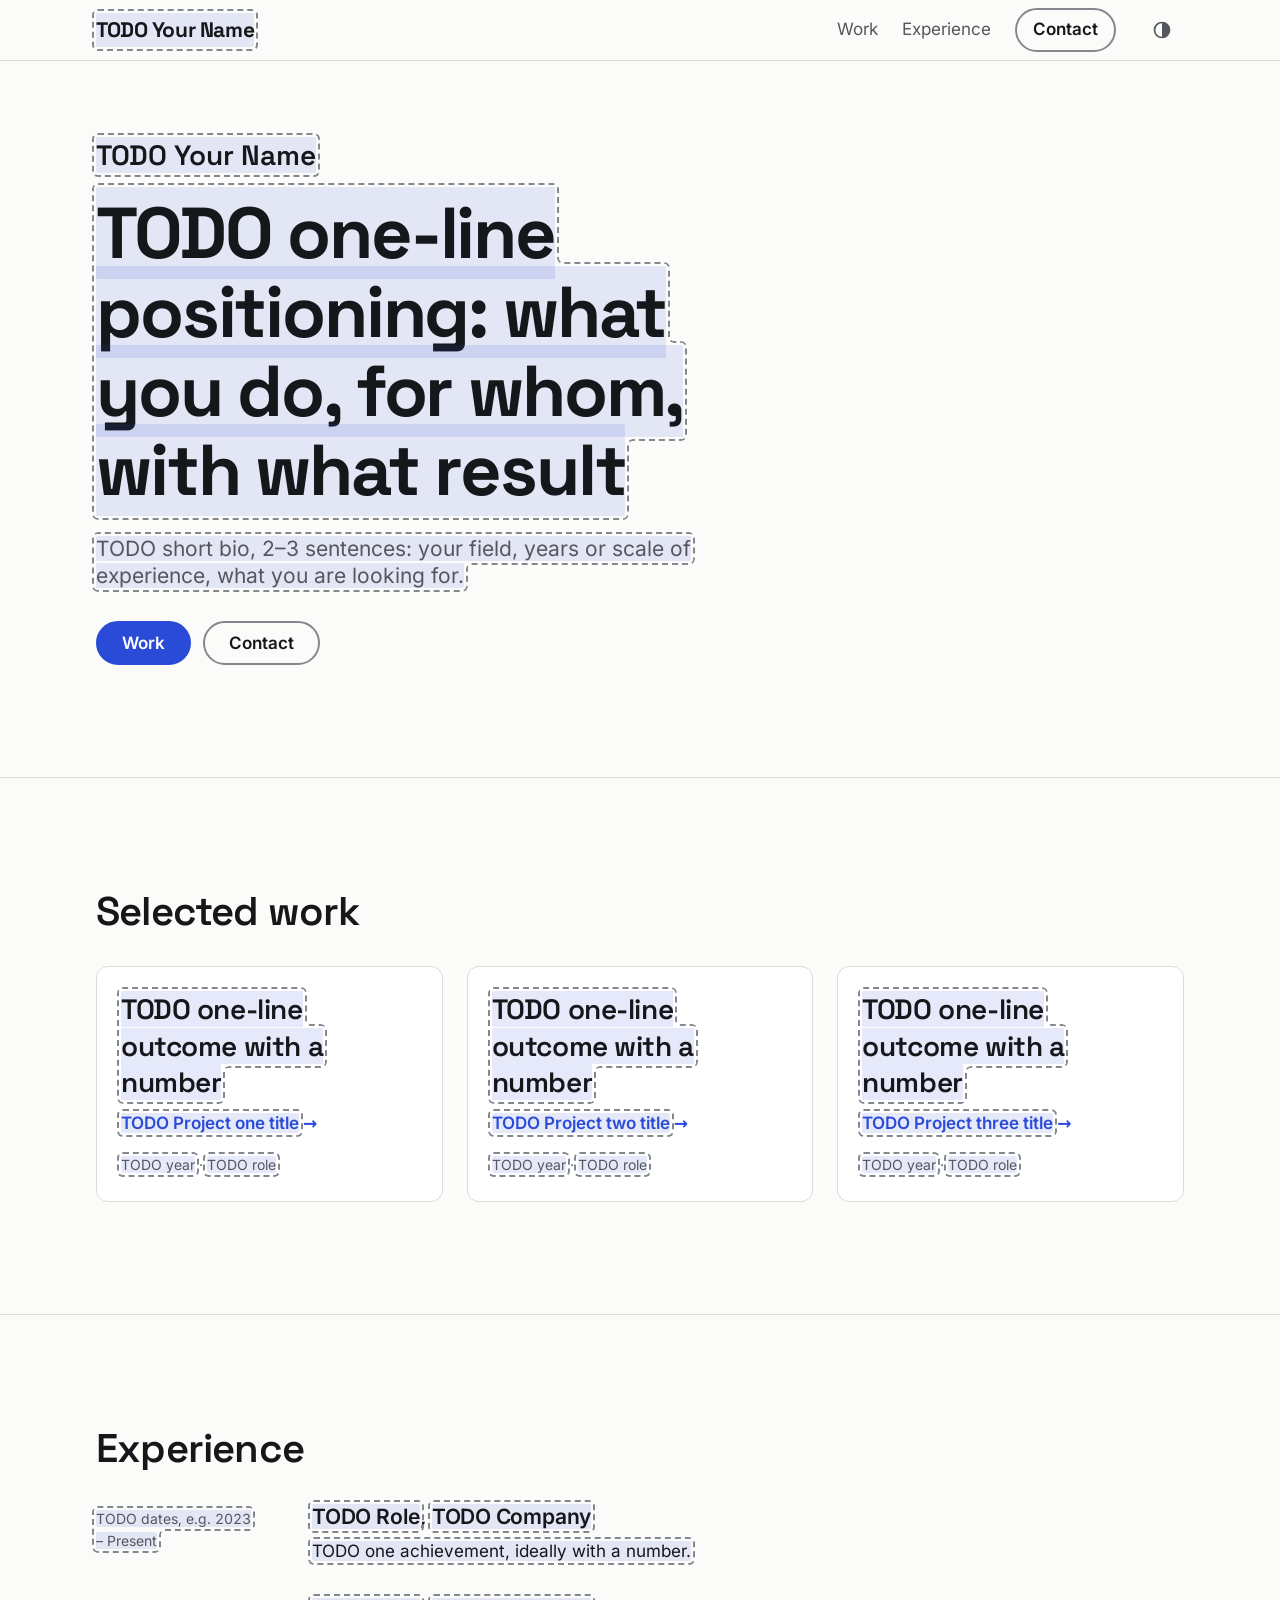
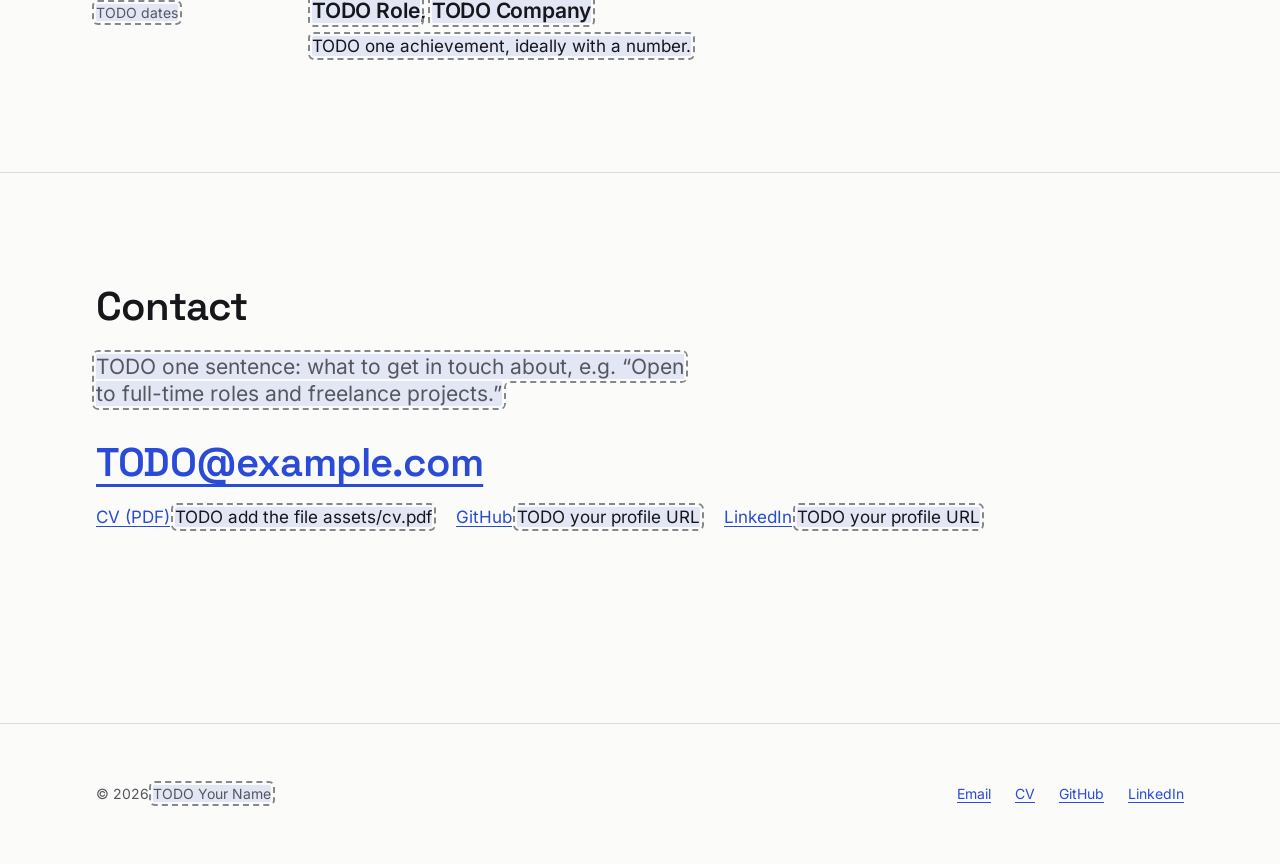
<file: index.html>
<!doctype html>
<html lang="en">
<head>
  <meta charset="utf-8">
  <meta name="viewport" content="width=device-width, initial-scale=1">
  <title>TODO Your Name — TODO one-line positioning</title>
  <meta name="description" content="TODO: one or two sentences (max ~155 characters) saying who you are, what you do and for whom. Shown in search results and link previews.">
  <meta name="color-scheme" content="light dark">
  <meta name="theme-color" content="#fbfbf9" media="(prefers-color-scheme: light)">
  <meta name="theme-color" content="#0e0f12" media="(prefers-color-scheme: dark)">
  <link rel="canonical" href="https://TODO-your-domain.example/">
  <link rel="icon" href="assets/favicon.svg" type="image/svg+xml">

  <!-- Open Graph: link previews in messengers and social networks -->
  <meta property="og:type" content="website">
  <meta property="og:site_name" content="TODO Your Name">
  <meta property="og:title" content="TODO Your Name — TODO one-line positioning">
  <meta property="og:description" content="TODO: same text as the description above.">
  <meta property="og:url" content="https://TODO-your-domain.example/">
  <meta property="og:image" content="https://TODO-your-domain.example/assets/og/home.png">
  <meta property="og:image:width" content="1200">
  <meta property="og:image:height" content="630">
  <meta property="og:image:alt" content="TODO Your Name — TODO one-line positioning">
  <meta name="twitter:card" content="summary_large_image">

  <link rel="preload" href="assets/fonts/space-grotesk-latin-wght-normal.woff2" as="font" type="font/woff2" crossorigin>
  <link rel="preload" href="assets/fonts/inter-latin-wght-normal.woff2" as="font" type="font/woff2" crossorigin>
  <link rel="stylesheet" href="css/tokens.css">
  <link rel="stylesheet" href="css/base.css">
  <link rel="stylesheet" href="css/layout.css">
  <link rel="stylesheet" href="css/components.css">
  <!-- Before first paint: mark JS as available and apply a saved theme (no flash, no layout shift).
       If main.js fails to load, onerror removes the "js" class so the nav stays visible. -->
  <script>document.documentElement.classList.add("js");try{var t=localStorage.getItem("theme");if(t==="light"||t==="dark")document.documentElement.dataset.theme=t}catch(e){}</script>
  <script src="js/main.js" defer onerror="document.documentElement.classList.remove('js')"></script>
</head>
<body>
  <a class="skip-link" href="#main">Skip to content</a>

  <header class="site-header">
    <div class="container site-header__inner">
      <a class="brand" href="index.html"><span class="todo">TODO Your Name</span></a>

      <button class="menu-btn" type="button" data-menu-toggle aria-expanded="false" aria-controls="site-nav" hidden>
        <span class="menu-btn__bars" aria-hidden="true"></span>
        Menu
      </button>

      <nav class="site-nav" id="site-nav" aria-label="Main">
        <ul>
          <li><a href="#work">Work</a></li>
          <li><a href="#experience">Experience</a></li>
          <li><a class="btn btn--secondary btn--small" href="#contact">Contact</a></li>
          <li>
            <button class="theme-toggle" type="button" data-theme-toggle aria-pressed="false" hidden>
              <svg viewBox="0 0 24 24" aria-hidden="true" focusable="false"><circle cx="12" cy="12" r="9" fill="none" stroke="currentColor" stroke-width="2"/><path d="M12 3a9 9 0 0 1 0 18z" fill="currentColor"/></svg>
              <span class="theme-toggle__label">Dark theme</span>
            </button>
          </li>
        </ul>
      </nav>
    </div>
  </header>

  <main id="main">
    <!-- 1. Hero: who is this and what do they do? -->
    <section class="hero" aria-labelledby="hero-title">
      <div class="container">
        <p class="hero__name"><span class="todo">TODO Your Name</span></p>
        <h1 id="hero-title"><span class="todo">TODO one-line positioning: what you do, for whom, with what result</span></h1>
        <p class="lead hero__bio"><span class="todo">TODO short bio, 2–3 sentences: your field, years or scale of experience, what you are looking for.</span></p>
        <div class="hero__actions">
          <a class="btn btn--primary" href="#work">Work</a>
          <a class="btn btn--secondary" href="#contact">Contact</a>
        </div>
      </div>
    </section>

    <!-- 2. Selected work: can they actually do it? Outcome first. -->
    <section class="section" id="work" aria-labelledby="work-title">
      <div class="container">
        <div class="section__head">
          <h2 id="work-title">Selected work</h2>
        </div>
        <ul class="work-grid">
          <li class="card">
            <p class="card__outcome"><span class="todo">TODO one-line outcome with a number</span></p>
            <h3 class="card__title">
              <a class="card__link" href="work/project-one.html"><span class="todo">TODO Project one title</span> <span class="card__arrow" aria-hidden="true">→</span></a>
            </h3>
            <p class="card__meta"><span class="todo">TODO year</span> · <span class="todo">TODO role</span></p>
          </li>
          <li class="card">
            <p class="card__outcome"><span class="todo">TODO one-line outcome with a number</span></p>
            <h3 class="card__title">
              <a class="card__link" href="work/project-two.html"><span class="todo">TODO Project two title</span> <span class="card__arrow" aria-hidden="true">→</span></a>
            </h3>
            <p class="card__meta"><span class="todo">TODO year</span> · <span class="todo">TODO role</span></p>
          </li>
          <li class="card">
            <p class="card__outcome"><span class="todo">TODO one-line outcome with a number</span></p>
            <h3 class="card__title">
              <a class="card__link" href="work/project-three.html"><span class="todo">TODO Project three title</span> <span class="card__arrow" aria-hidden="true">→</span></a>
            </h3>
            <p class="card__meta"><span class="todo">TODO year</span> · <span class="todo">TODO role</span></p>
          </li>
        </ul>
      </div>
    </section>

    <!-- 3. Experience: confirms the work is real. Reverse chronological. -->
    <section class="section" id="experience" aria-labelledby="experience-title">
      <div class="container">
        <div class="section__head">
          <h2 id="experience-title">Experience</h2>
        </div>
        <ol class="timeline">
          <li class="timeline__item">
            <p class="timeline__dates"><span class="todo">TODO dates, e.g. 2023 – Present</span></p>
            <div>
              <h3 class="timeline__role"><span class="todo">TODO Role</span>, <span class="todo">TODO Company</span></h3>
              <p><span class="todo">TODO one achievement, ideally with a number.</span></p>
            </div>
          </li>
          <li class="timeline__item">
            <p class="timeline__dates"><span class="todo">TODO dates</span></p>
            <div>
              <h3 class="timeline__role"><span class="todo">TODO Role</span>, <span class="todo">TODO Company</span></h3>
              <p><span class="todo">TODO one achievement, ideally with a number.</span></p>
            </div>
          </li>
        </ol>
      </div>
    </section>

    <!-- 4. Contact: how do I reach them? -->
    <section class="section" id="contact" aria-labelledby="contact-title">
      <div class="container">
        <div class="contact">
          <h2 id="contact-title">Contact</h2>
          <p class="lead"><span class="todo">TODO one sentence: what to get in touch about, e.g. “Open to full-time roles and freelance projects.”</span></p>
          <p><a class="contact__email" href="mailto:TODO@example.com">TODO@example.com</a></p>
          <ul class="link-list">
            <li><a href="assets/cv.pdf">CV (PDF)</a> <span class="todo">TODO add the file assets/cv.pdf</span></li>
            <li><a href="https://github.com/" rel="me">GitHub</a> <span class="todo">TODO your profile URL</span></li>
            <li><a href="https://www.linkedin.com/" rel="me">LinkedIn</a> <span class="todo">TODO your profile URL</span></li>
          </ul>
        </div>
      </div>
    </section>
  </main>

  <footer class="site-footer">
    <div class="container site-footer__inner">
      <p>© 2026 <span class="todo">TODO Your Name</span></p>
      <ul class="link-list">
        <li><a href="mailto:TODO@example.com">Email</a></li>
        <li><a href="assets/cv.pdf">CV</a></li>
        <li><a href="https://github.com/" rel="me">GitHub</a></li>
        <li><a href="https://www.linkedin.com/" rel="me">LinkedIn</a></li>
      </ul>
    </div>
  </footer>
</body>
</html>
</file>
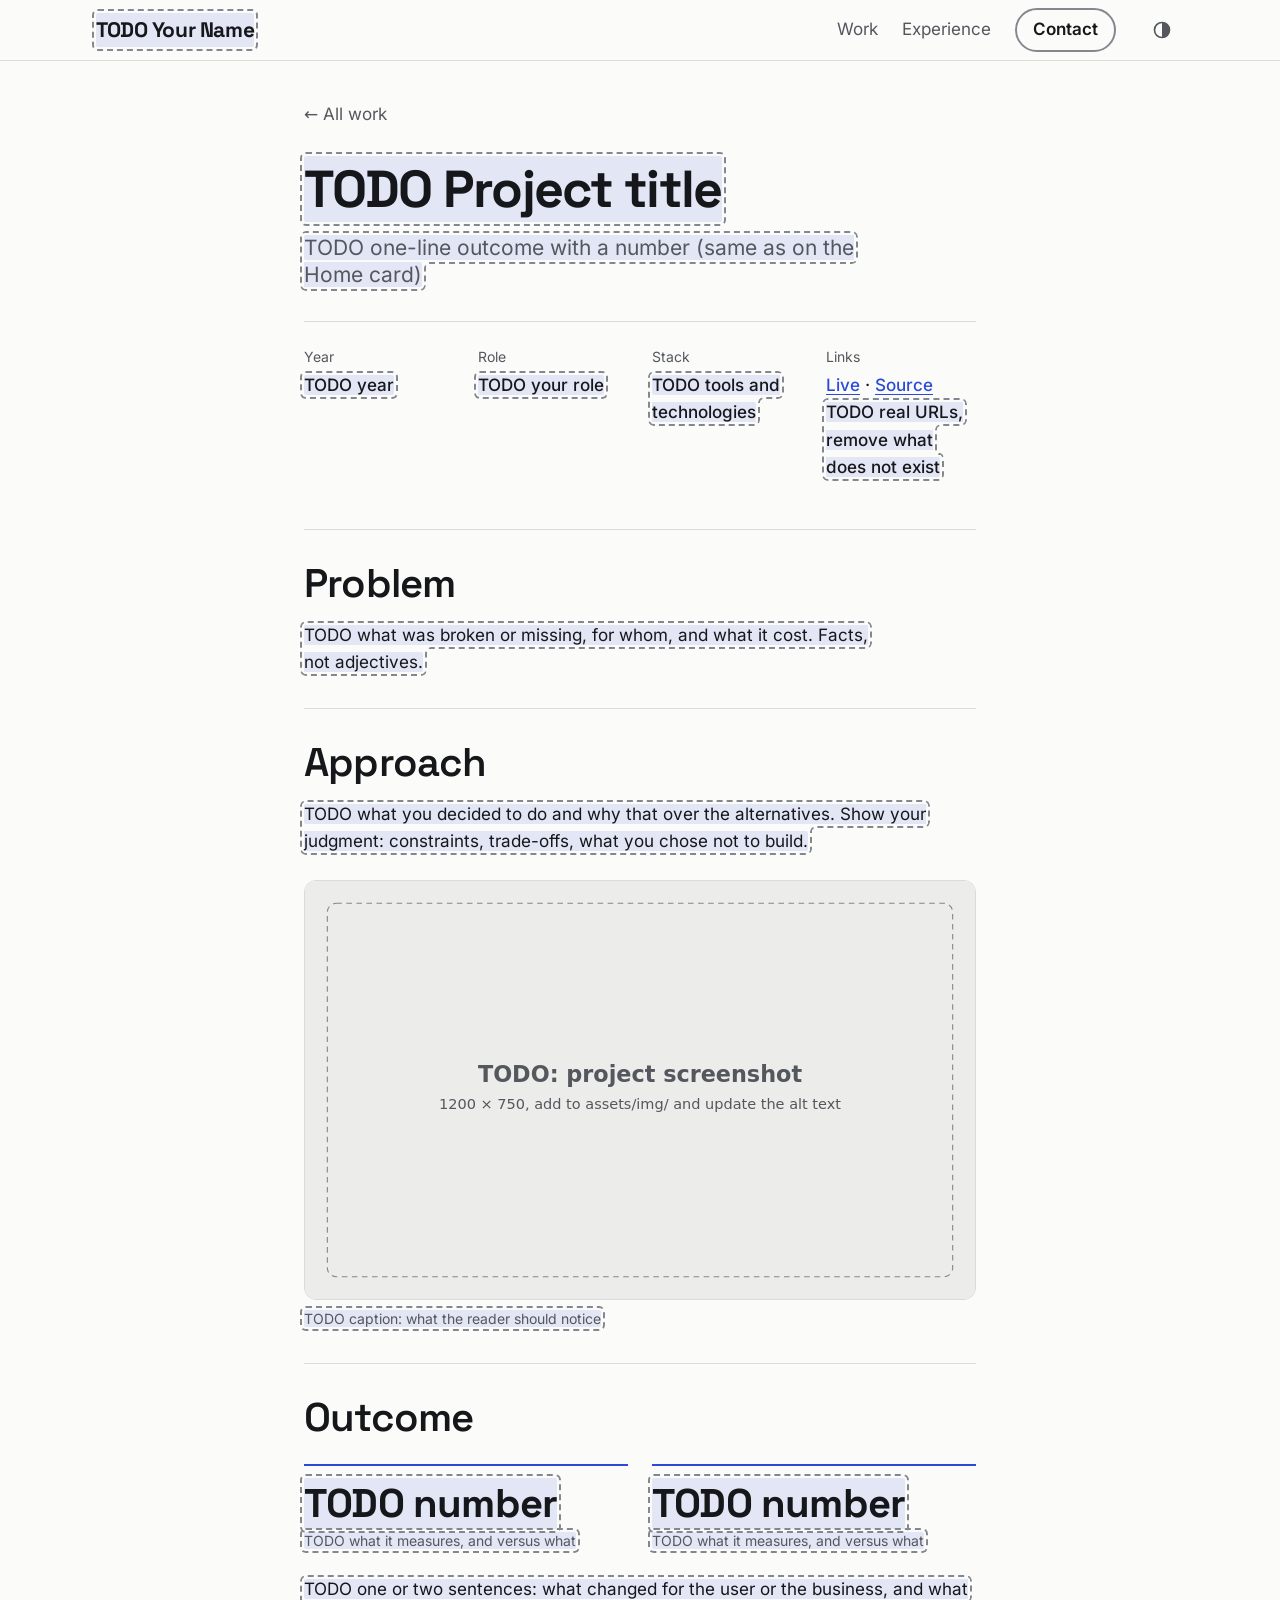
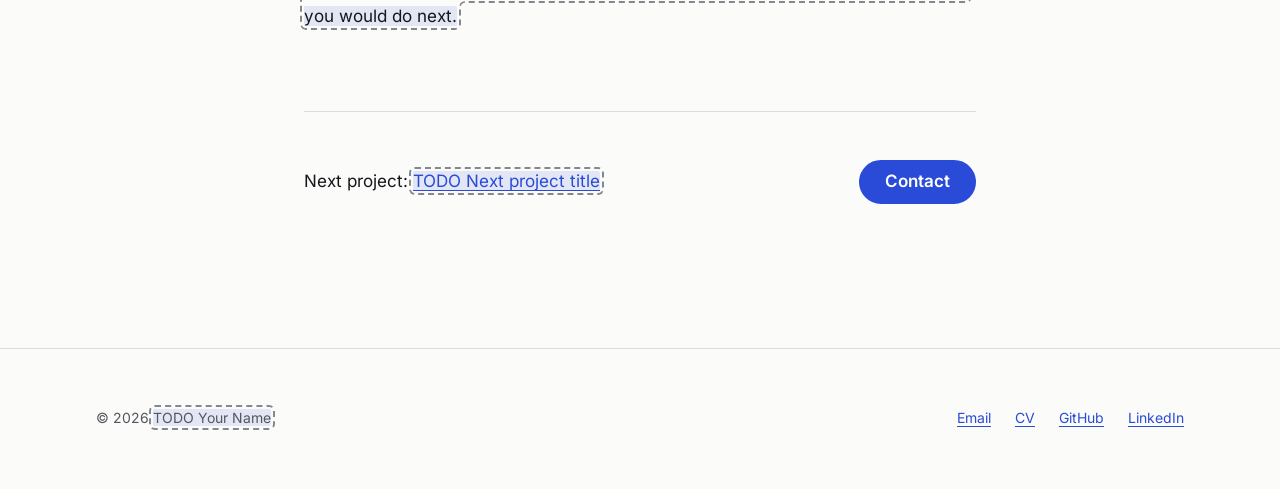
<file: work/_template.html>
<!doctype html>
<!--
  CASE STUDY TEMPLATE — copy this file to add a project.

  1. Copy to work/<slug>.html (lowercase, hyphens, e.g. work/checkout-redesign.html).
  2. Replace every "TODO-slug" with <slug> and "TODO-next-slug" with the slug of the
     project that should follow this one.
  3. Replace every TODO with a real fact. Delete what you cannot support with a fact.
  4. Delete this comment and the <meta name="robots" content="noindex"> line.
  5. Add 1200x630 PNG/JPG to assets/og/<slug>.png.
  6. Add a card for the project to the "Selected work" list in index.html.
  Full instructions: README.md → "Add a project".
-->
<html lang="en">
<head>
  <meta charset="utf-8">
  <meta name="viewport" content="width=device-width, initial-scale=1">
  <meta name="robots" content="noindex">
  <title>TODO Project title — TODO Your Name</title>
  <meta name="description" content="TODO: one or two sentences (max ~155 characters): the problem, your role and the measurable outcome.">
  <meta name="color-scheme" content="light dark">
  <meta name="theme-color" content="#fbfbf9" media="(prefers-color-scheme: light)">
  <meta name="theme-color" content="#0e0f12" media="(prefers-color-scheme: dark)">
  <link rel="canonical" href="https://TODO-your-domain.example/work/TODO-slug.html">
  <link rel="icon" href="../assets/favicon.svg" type="image/svg+xml">

  <!-- Open Graph: link previews in messengers and social networks -->
  <meta property="og:type" content="article">
  <meta property="og:site_name" content="TODO Your Name">
  <meta property="og:title" content="TODO Project title — TODO Your Name">
  <meta property="og:description" content="TODO: same text as the description above.">
  <meta property="og:url" content="https://TODO-your-domain.example/work/TODO-slug.html">
  <meta property="og:image" content="https://TODO-your-domain.example/assets/og/TODO-slug.png">
  <meta property="og:image:width" content="1200">
  <meta property="og:image:height" content="630">
  <meta property="og:image:alt" content="TODO Project title — TODO Your Name">
  <meta name="twitter:card" content="summary_large_image">

  <link rel="preload" href="../assets/fonts/space-grotesk-latin-wght-normal.woff2" as="font" type="font/woff2" crossorigin>
  <link rel="preload" href="../assets/fonts/inter-latin-wght-normal.woff2" as="font" type="font/woff2" crossorigin>
  <link rel="stylesheet" href="../css/tokens.css">
  <link rel="stylesheet" href="../css/base.css">
  <link rel="stylesheet" href="../css/layout.css">
  <link rel="stylesheet" href="../css/components.css">
  <!-- Before first paint: mark JS as available and apply a saved theme (no flash, no layout shift).
       If main.js fails to load, onerror removes the "js" class so the nav stays visible. -->
  <script>document.documentElement.classList.add("js");try{var t=localStorage.getItem("theme");if(t==="light"||t==="dark")document.documentElement.dataset.theme=t}catch(e){}</script>
  <script src="../js/main.js" defer onerror="document.documentElement.classList.remove('js')"></script>
</head>
<body>
  <a class="skip-link" href="#main">Skip to content</a>

  <header class="site-header">
    <div class="container site-header__inner">
      <a class="brand" href="../index.html"><span class="todo">TODO Your Name</span></a>

      <button class="menu-btn" type="button" data-menu-toggle aria-expanded="false" aria-controls="site-nav" hidden>
        <span class="menu-btn__bars" aria-hidden="true"></span>
        Menu
      </button>

      <nav class="site-nav" id="site-nav" aria-label="Main">
        <ul>
          <li><a href="../index.html#work">Work</a></li>
          <li><a href="../index.html#experience">Experience</a></li>
          <li><a class="btn btn--secondary btn--small" href="../index.html#contact">Contact</a></li>
          <li>
            <button class="theme-toggle" type="button" data-theme-toggle aria-pressed="false" hidden>
              <svg viewBox="0 0 24 24" aria-hidden="true" focusable="false"><circle cx="12" cy="12" r="9" fill="none" stroke="currentColor" stroke-width="2"/><path d="M12 3a9 9 0 0 1 0 18z" fill="currentColor"/></svg>
              <span class="theme-toggle__label">Dark theme</span>
            </button>
          </li>
        </ul>
      </nav>
    </div>
  </header>

  <main id="main">
    <article class="case container container--prose">
      <a class="back-link" href="../index.html#work"><span aria-hidden="true">←&nbsp;</span>All work</a>

      <header class="case__header">
        <h1><span class="todo">TODO Project title</span></h1>
        <p class="lead"><span class="todo">TODO one-line outcome with a number (same as on the Home card)</span></p>
        <dl class="meta">
          <div>
            <dt>Year</dt>
            <dd><span class="todo">TODO year</span></dd>
          </div>
          <div>
            <dt>Role</dt>
            <dd><span class="todo">TODO your role</span></dd>
          </div>
          <div>
            <dt>Stack</dt>
            <dd><span class="todo">TODO tools and technologies</span></dd>
          </div>
          <div>
            <dt>Links</dt>
            <dd><a href="https://example.com/">Live</a> · <a href="https://github.com/">Source</a> <span class="todo">TODO real URLs, remove what does not exist</span></dd>
          </div>
        </dl>
      </header>

      <!-- Problem → Approach → Outcome: keep this order. -->
      <section class="case__section" aria-labelledby="problem-title">
        <h2 id="problem-title">Problem</h2>
        <div class="prose">
          <p><span class="todo">TODO what was broken or missing, for whom, and what it cost. Facts, not adjectives.</span></p>
        </div>
      </section>

      <section class="case__section" aria-labelledby="approach-title">
        <h2 id="approach-title">Approach</h2>
        <div class="prose">
          <p><span class="todo">TODO what you decided to do and why that over the alternatives. Show your judgment: constraints, trade-offs, what you chose not to build.</span></p>
        </div>
        <figure class="figure">
          <!-- Replace with a real screenshot. Keep width/height (prevents layout shift) and lazy loading.
               Prefer AVIF/WebP with a fallback:
               <picture>
                 <source srcset="../assets/img/TODO.avif" type="image/avif">
                 <source srcset="../assets/img/TODO.webp" type="image/webp">
                 <img src="../assets/img/TODO.jpg" width="1200" height="750" loading="lazy" decoding="async" alt="…">
               </picture> -->
          <img src="../assets/img/placeholder.svg" width="1200" height="750" loading="lazy" decoding="async" alt="TODO describe what the screenshot shows">
          <figcaption><span class="todo">TODO caption: what the reader should notice</span></figcaption>
        </figure>
      </section>

      <section class="case__section" aria-labelledby="outcome-title">
        <h2 id="outcome-title">Outcome</h2>
        <ul class="metrics">
          <li><strong><span class="todo">TODO number</span></strong><span><span class="todo">TODO what it measures, and versus what</span></span></li>
          <li><strong><span class="todo">TODO number</span></strong><span><span class="todo">TODO what it measures, and versus what</span></span></li>
        </ul>
        <div class="prose">
          <p><span class="todo">TODO one or two sentences: what changed for the user or the business, and what you would do next.</span></p>
        </div>
      </section>

      <nav class="case__next" aria-label="Next steps">
        <p>Next project: <a href="TODO-next-slug.html"><span class="todo">TODO Next project title</span></a></p>
        <a class="btn btn--primary" href="../index.html#contact">Contact</a>
      </nav>
    </article>
  </main>

  <footer class="site-footer">
    <div class="container site-footer__inner">
      <p>© 2026 <span class="todo">TODO Your Name</span></p>
      <ul class="link-list">
        <li><a href="mailto:TODO@example.com">Email</a></li>
        <li><a href="../assets/cv.pdf">CV</a></li>
        <li><a href="https://github.com/" rel="me">GitHub</a></li>
        <li><a href="https://www.linkedin.com/" rel="me">LinkedIn</a></li>
      </ul>
    </div>
  </footer>
</body>
</html>
</file>
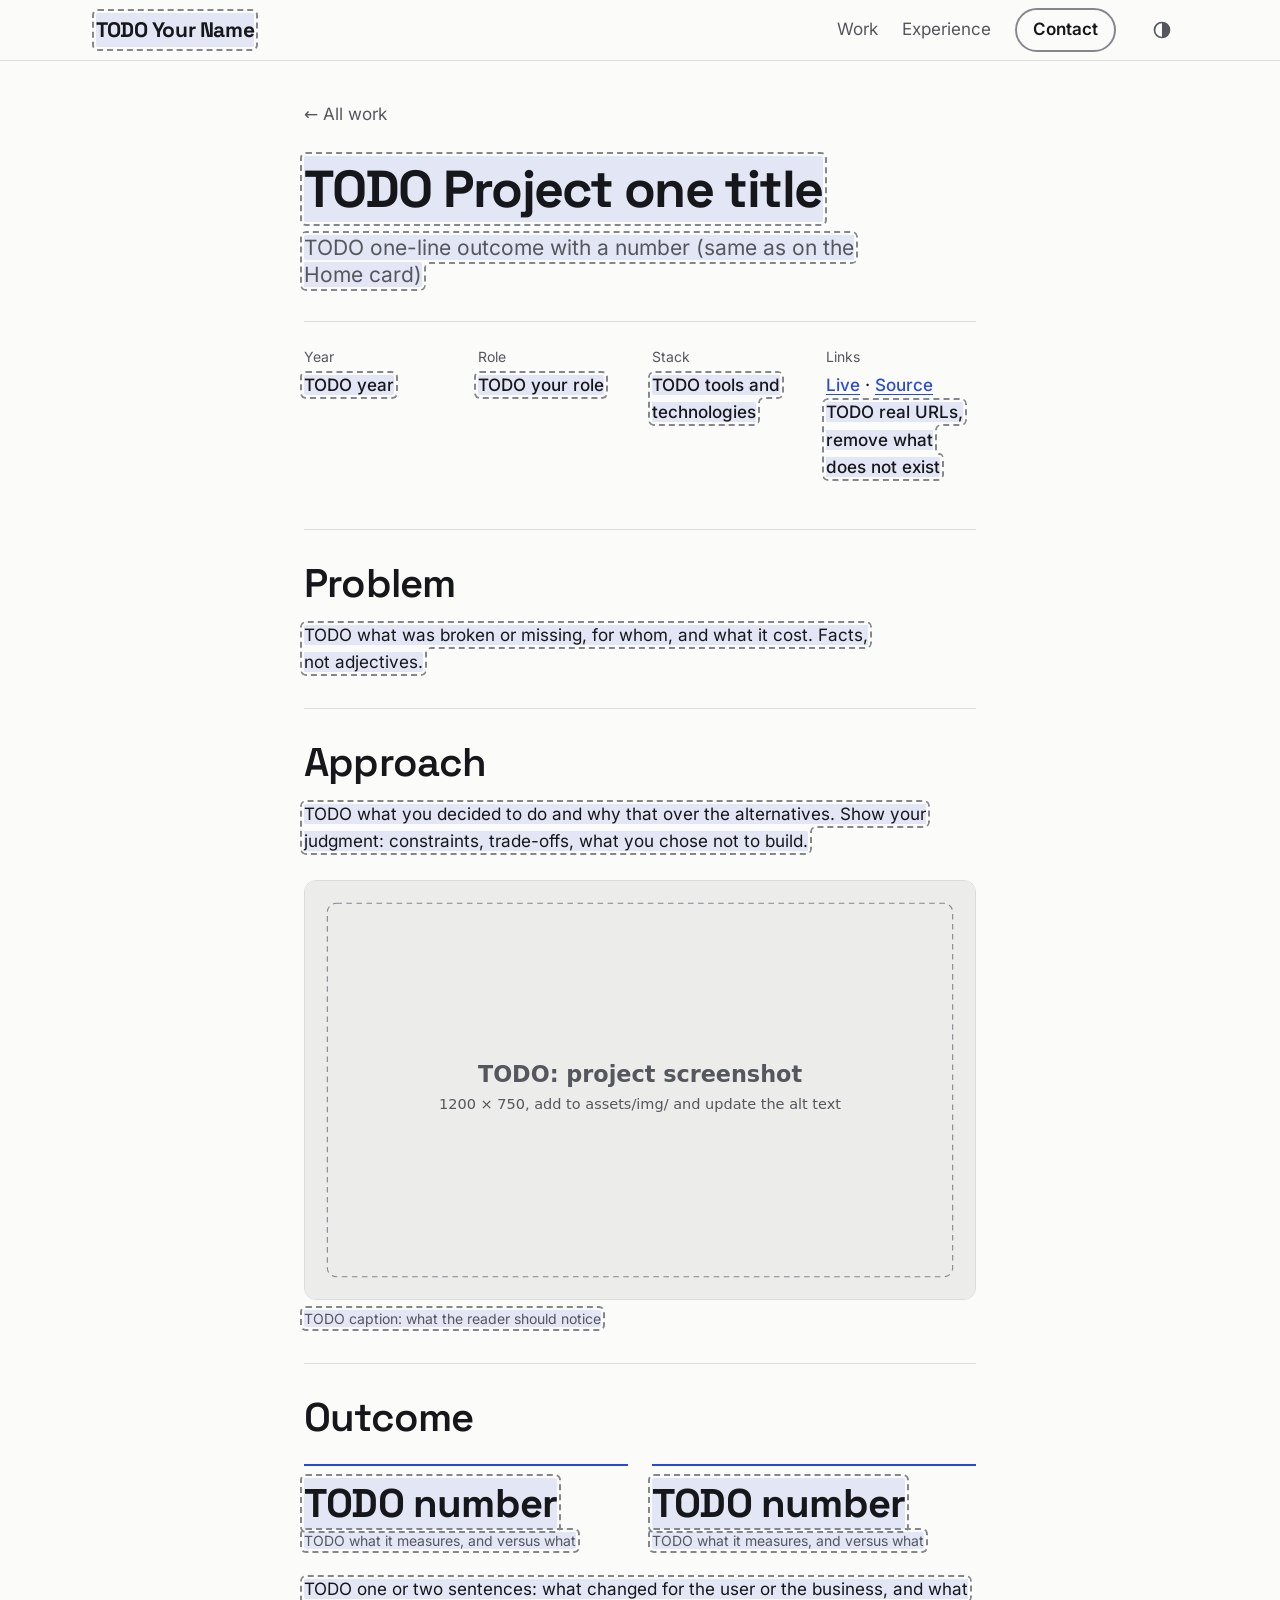
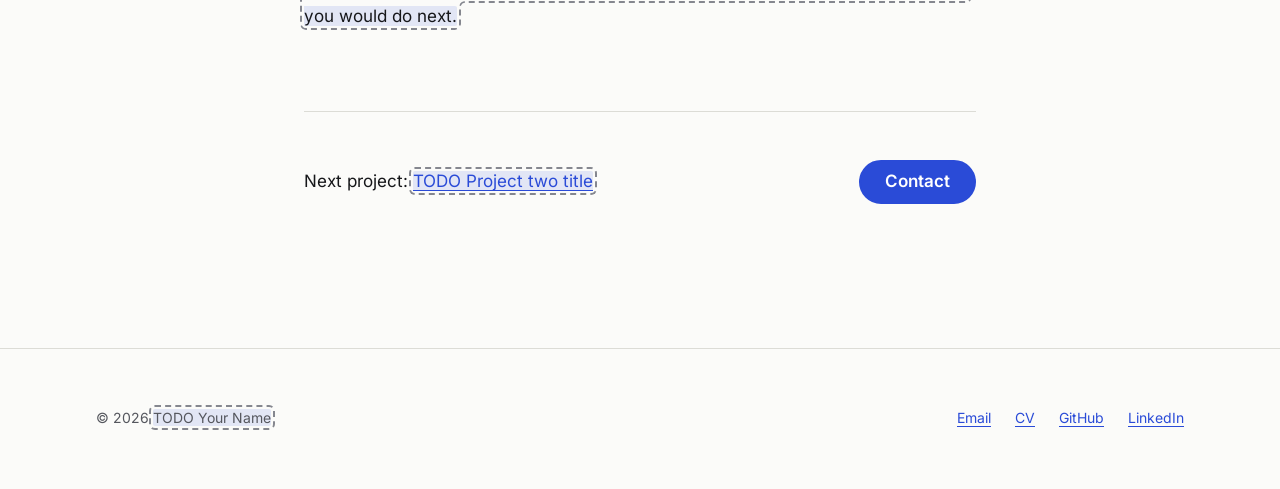
<file: work/project-one.html>
<!doctype html>
<html lang="en">
<head>
  <meta charset="utf-8">
  <meta name="viewport" content="width=device-width, initial-scale=1">
  <title>TODO Project one title — TODO Your Name</title>
  <meta name="description" content="TODO Project one: one or two sentences (max ~155 characters): the problem, your role and the measurable outcome.">
  <meta name="color-scheme" content="light dark">
  <meta name="theme-color" content="#fbfbf9" media="(prefers-color-scheme: light)">
  <meta name="theme-color" content="#0e0f12" media="(prefers-color-scheme: dark)">
  <link rel="canonical" href="https://TODO-your-domain.example/work/project-one.html">
  <link rel="icon" href="../assets/favicon.svg" type="image/svg+xml">

  <!-- Open Graph: link previews in messengers and social networks -->
  <meta property="og:type" content="article">
  <meta property="og:site_name" content="TODO Your Name">
  <meta property="og:title" content="TODO Project one title — TODO Your Name">
  <meta property="og:description" content="TODO Project one: same text as the description above.">
  <meta property="og:url" content="https://TODO-your-domain.example/work/project-one.html">
  <meta property="og:image" content="https://TODO-your-domain.example/assets/og/project-one.png">
  <meta property="og:image:width" content="1200">
  <meta property="og:image:height" content="630">
  <meta property="og:image:alt" content="TODO Project one title — TODO Your Name">
  <meta name="twitter:card" content="summary_large_image">

  <link rel="preload" href="../assets/fonts/space-grotesk-latin-wght-normal.woff2" as="font" type="font/woff2" crossorigin>
  <link rel="preload" href="../assets/fonts/inter-latin-wght-normal.woff2" as="font" type="font/woff2" crossorigin>
  <link rel="stylesheet" href="../css/tokens.css">
  <link rel="stylesheet" href="../css/base.css">
  <link rel="stylesheet" href="../css/layout.css">
  <link rel="stylesheet" href="../css/components.css">
  <!-- Before first paint: mark JS as available and apply a saved theme (no flash, no layout shift).
       If main.js fails to load, onerror removes the "js" class so the nav stays visible. -->
  <script>document.documentElement.classList.add("js");try{var t=localStorage.getItem("theme");if(t==="light"||t==="dark")document.documentElement.dataset.theme=t}catch(e){}</script>
  <script src="../js/main.js" defer onerror="document.documentElement.classList.remove('js')"></script>
</head>
<body>
  <a class="skip-link" href="#main">Skip to content</a>

  <header class="site-header">
    <div class="container site-header__inner">
      <a class="brand" href="../index.html"><span class="todo">TODO Your Name</span></a>

      <button class="menu-btn" type="button" data-menu-toggle aria-expanded="false" aria-controls="site-nav" hidden>
        <span class="menu-btn__bars" aria-hidden="true"></span>
        Menu
      </button>

      <nav class="site-nav" id="site-nav" aria-label="Main">
        <ul>
          <li><a href="../index.html#work">Work</a></li>
          <li><a href="../index.html#experience">Experience</a></li>
          <li><a class="btn btn--secondary btn--small" href="../index.html#contact">Contact</a></li>
          <li>
            <button class="theme-toggle" type="button" data-theme-toggle aria-pressed="false" hidden>
              <svg viewBox="0 0 24 24" aria-hidden="true" focusable="false"><circle cx="12" cy="12" r="9" fill="none" stroke="currentColor" stroke-width="2"/><path d="M12 3a9 9 0 0 1 0 18z" fill="currentColor"/></svg>
              <span class="theme-toggle__label">Dark theme</span>
            </button>
          </li>
        </ul>
      </nav>
    </div>
  </header>

  <main id="main">
    <article class="case container container--prose">
      <a class="back-link" href="../index.html#work"><span aria-hidden="true">←&nbsp;</span>All work</a>

      <header class="case__header">
        <h1><span class="todo">TODO Project one title</span></h1>
        <p class="lead"><span class="todo">TODO one-line outcome with a number (same as on the Home card)</span></p>
        <dl class="meta">
          <div>
            <dt>Year</dt>
            <dd><span class="todo">TODO year</span></dd>
          </div>
          <div>
            <dt>Role</dt>
            <dd><span class="todo">TODO your role</span></dd>
          </div>
          <div>
            <dt>Stack</dt>
            <dd><span class="todo">TODO tools and technologies</span></dd>
          </div>
          <div>
            <dt>Links</dt>
            <dd><a href="https://example.com/">Live</a> · <a href="https://github.com/">Source</a> <span class="todo">TODO real URLs, remove what does not exist</span></dd>
          </div>
        </dl>
      </header>

      <!-- Problem → Approach → Outcome: keep this order. -->
      <section class="case__section" aria-labelledby="problem-title">
        <h2 id="problem-title">Problem</h2>
        <div class="prose">
          <p><span class="todo">TODO what was broken or missing, for whom, and what it cost. Facts, not adjectives.</span></p>
        </div>
      </section>

      <section class="case__section" aria-labelledby="approach-title">
        <h2 id="approach-title">Approach</h2>
        <div class="prose">
          <p><span class="todo">TODO what you decided to do and why that over the alternatives. Show your judgment: constraints, trade-offs, what you chose not to build.</span></p>
        </div>
        <figure class="figure">
          <!-- Replace with a real screenshot. Keep width/height (prevents layout shift) and lazy loading.
               Prefer AVIF/WebP with a fallback:
               <picture>
                 <source srcset="../assets/img/TODO.avif" type="image/avif">
                 <source srcset="../assets/img/TODO.webp" type="image/webp">
                 <img src="../assets/img/TODO.jpg" width="1200" height="750" loading="lazy" decoding="async" alt="…">
               </picture> -->
          <img src="../assets/img/placeholder.svg" width="1200" height="750" loading="lazy" decoding="async" alt="TODO describe what the screenshot shows">
          <figcaption><span class="todo">TODO caption: what the reader should notice</span></figcaption>
        </figure>
      </section>

      <section class="case__section" aria-labelledby="outcome-title">
        <h2 id="outcome-title">Outcome</h2>
        <ul class="metrics">
          <li><strong><span class="todo">TODO number</span></strong><span><span class="todo">TODO what it measures, and versus what</span></span></li>
          <li><strong><span class="todo">TODO number</span></strong><span><span class="todo">TODO what it measures, and versus what</span></span></li>
        </ul>
        <div class="prose">
          <p><span class="todo">TODO one or two sentences: what changed for the user or the business, and what you would do next.</span></p>
        </div>
      </section>

      <nav class="case__next" aria-label="Next steps">
        <p>Next project: <a href="project-two.html"><span class="todo">TODO Project two title</span></a></p>
        <a class="btn btn--primary" href="../index.html#contact">Contact</a>
      </nav>
    </article>
  </main>

  <footer class="site-footer">
    <div class="container site-footer__inner">
      <p>© 2026 <span class="todo">TODO Your Name</span></p>
      <ul class="link-list">
        <li><a href="mailto:TODO@example.com">Email</a></li>
        <li><a href="../assets/cv.pdf">CV</a></li>
        <li><a href="https://github.com/" rel="me">GitHub</a></li>
        <li><a href="https://www.linkedin.com/" rel="me">LinkedIn</a></li>
      </ul>
    </div>
  </footer>
</body>
</html>
</file>
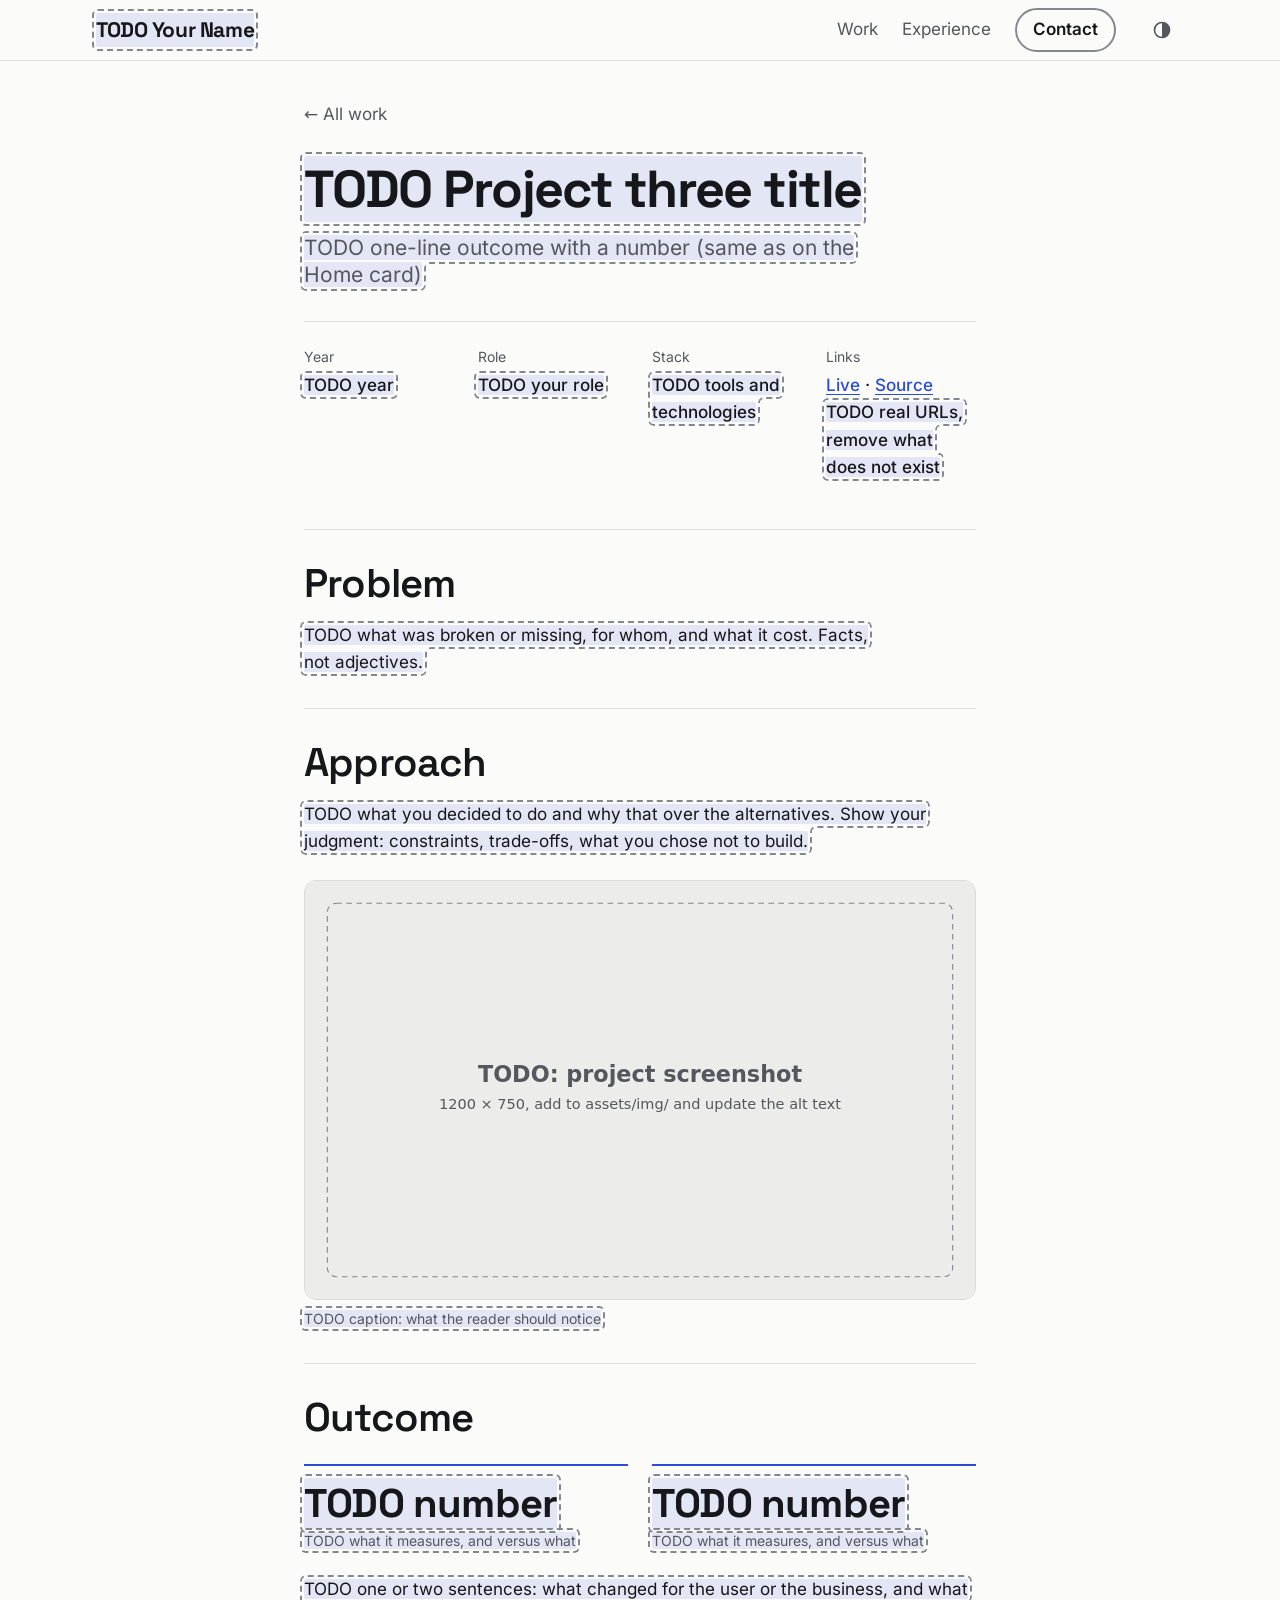
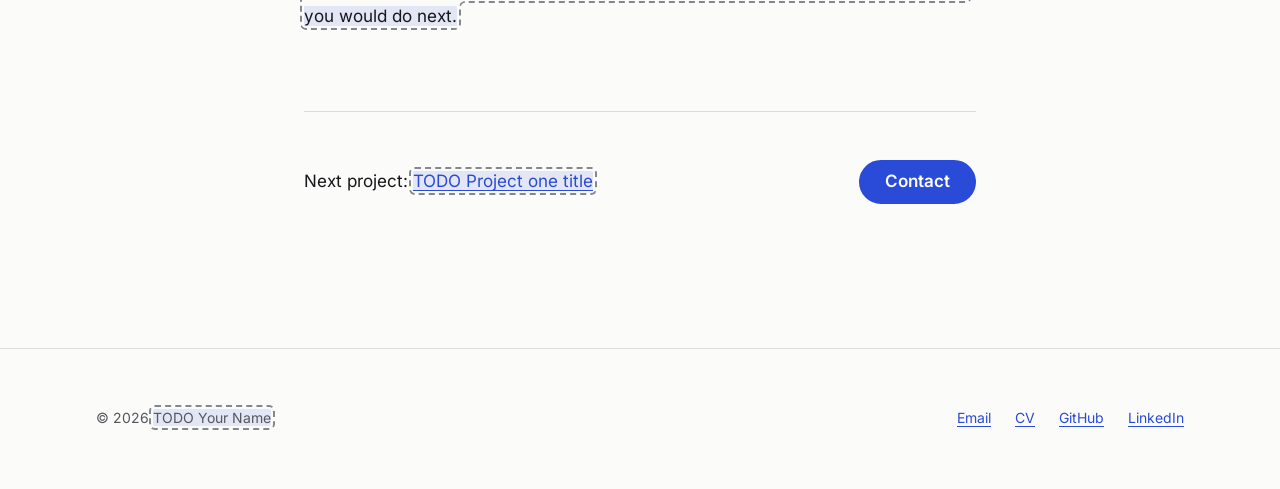
<file: work/project-three.html>
<!doctype html>
<html lang="en">
<head>
  <meta charset="utf-8">
  <meta name="viewport" content="width=device-width, initial-scale=1">
  <title>TODO Project three title — TODO Your Name</title>
  <meta name="description" content="TODO Project three: one or two sentences (max ~155 characters): the problem, your role and the measurable outcome.">
  <meta name="color-scheme" content="light dark">
  <meta name="theme-color" content="#fbfbf9" media="(prefers-color-scheme: light)">
  <meta name="theme-color" content="#0e0f12" media="(prefers-color-scheme: dark)">
  <link rel="canonical" href="https://TODO-your-domain.example/work/project-three.html">
  <link rel="icon" href="../assets/favicon.svg" type="image/svg+xml">

  <!-- Open Graph: link previews in messengers and social networks -->
  <meta property="og:type" content="article">
  <meta property="og:site_name" content="TODO Your Name">
  <meta property="og:title" content="TODO Project three title — TODO Your Name">
  <meta property="og:description" content="TODO Project three: same text as the description above.">
  <meta property="og:url" content="https://TODO-your-domain.example/work/project-three.html">
  <meta property="og:image" content="https://TODO-your-domain.example/assets/og/project-three.png">
  <meta property="og:image:width" content="1200">
  <meta property="og:image:height" content="630">
  <meta property="og:image:alt" content="TODO Project three title — TODO Your Name">
  <meta name="twitter:card" content="summary_large_image">

  <link rel="preload" href="../assets/fonts/space-grotesk-latin-wght-normal.woff2" as="font" type="font/woff2" crossorigin>
  <link rel="preload" href="../assets/fonts/inter-latin-wght-normal.woff2" as="font" type="font/woff2" crossorigin>
  <link rel="stylesheet" href="../css/tokens.css">
  <link rel="stylesheet" href="../css/base.css">
  <link rel="stylesheet" href="../css/layout.css">
  <link rel="stylesheet" href="../css/components.css">
  <!-- Before first paint: mark JS as available and apply a saved theme (no flash, no layout shift).
       If main.js fails to load, onerror removes the "js" class so the nav stays visible. -->
  <script>document.documentElement.classList.add("js");try{var t=localStorage.getItem("theme");if(t==="light"||t==="dark")document.documentElement.dataset.theme=t}catch(e){}</script>
  <script src="../js/main.js" defer onerror="document.documentElement.classList.remove('js')"></script>
</head>
<body>
  <a class="skip-link" href="#main">Skip to content</a>

  <header class="site-header">
    <div class="container site-header__inner">
      <a class="brand" href="../index.html"><span class="todo">TODO Your Name</span></a>

      <button class="menu-btn" type="button" data-menu-toggle aria-expanded="false" aria-controls="site-nav" hidden>
        <span class="menu-btn__bars" aria-hidden="true"></span>
        Menu
      </button>

      <nav class="site-nav" id="site-nav" aria-label="Main">
        <ul>
          <li><a href="../index.html#work">Work</a></li>
          <li><a href="../index.html#experience">Experience</a></li>
          <li><a class="btn btn--secondary btn--small" href="../index.html#contact">Contact</a></li>
          <li>
            <button class="theme-toggle" type="button" data-theme-toggle aria-pressed="false" hidden>
              <svg viewBox="0 0 24 24" aria-hidden="true" focusable="false"><circle cx="12" cy="12" r="9" fill="none" stroke="currentColor" stroke-width="2"/><path d="M12 3a9 9 0 0 1 0 18z" fill="currentColor"/></svg>
              <span class="theme-toggle__label">Dark theme</span>
            </button>
          </li>
        </ul>
      </nav>
    </div>
  </header>

  <main id="main">
    <article class="case container container--prose">
      <a class="back-link" href="../index.html#work"><span aria-hidden="true">←&nbsp;</span>All work</a>

      <header class="case__header">
        <h1><span class="todo">TODO Project three title</span></h1>
        <p class="lead"><span class="todo">TODO one-line outcome with a number (same as on the Home card)</span></p>
        <dl class="meta">
          <div>
            <dt>Year</dt>
            <dd><span class="todo">TODO year</span></dd>
          </div>
          <div>
            <dt>Role</dt>
            <dd><span class="todo">TODO your role</span></dd>
          </div>
          <div>
            <dt>Stack</dt>
            <dd><span class="todo">TODO tools and technologies</span></dd>
          </div>
          <div>
            <dt>Links</dt>
            <dd><a href="https://example.com/">Live</a> · <a href="https://github.com/">Source</a> <span class="todo">TODO real URLs, remove what does not exist</span></dd>
          </div>
        </dl>
      </header>

      <!-- Problem → Approach → Outcome: keep this order. -->
      <section class="case__section" aria-labelledby="problem-title">
        <h2 id="problem-title">Problem</h2>
        <div class="prose">
          <p><span class="todo">TODO what was broken or missing, for whom, and what it cost. Facts, not adjectives.</span></p>
        </div>
      </section>

      <section class="case__section" aria-labelledby="approach-title">
        <h2 id="approach-title">Approach</h2>
        <div class="prose">
          <p><span class="todo">TODO what you decided to do and why that over the alternatives. Show your judgment: constraints, trade-offs, what you chose not to build.</span></p>
        </div>
        <figure class="figure">
          <!-- Replace with a real screenshot. Keep width/height (prevents layout shift) and lazy loading.
               Prefer AVIF/WebP with a fallback:
               <picture>
                 <source srcset="../assets/img/TODO.avif" type="image/avif">
                 <source srcset="../assets/img/TODO.webp" type="image/webp">
                 <img src="../assets/img/TODO.jpg" width="1200" height="750" loading="lazy" decoding="async" alt="…">
               </picture> -->
          <img src="../assets/img/placeholder.svg" width="1200" height="750" loading="lazy" decoding="async" alt="TODO describe what the screenshot shows">
          <figcaption><span class="todo">TODO caption: what the reader should notice</span></figcaption>
        </figure>
      </section>

      <section class="case__section" aria-labelledby="outcome-title">
        <h2 id="outcome-title">Outcome</h2>
        <ul class="metrics">
          <li><strong><span class="todo">TODO number</span></strong><span><span class="todo">TODO what it measures, and versus what</span></span></li>
          <li><strong><span class="todo">TODO number</span></strong><span><span class="todo">TODO what it measures, and versus what</span></span></li>
        </ul>
        <div class="prose">
          <p><span class="todo">TODO one or two sentences: what changed for the user or the business, and what you would do next.</span></p>
        </div>
      </section>

      <nav class="case__next" aria-label="Next steps">
        <p>Next project: <a href="project-one.html"><span class="todo">TODO Project one title</span></a></p>
        <a class="btn btn--primary" href="../index.html#contact">Contact</a>
      </nav>
    </article>
  </main>

  <footer class="site-footer">
    <div class="container site-footer__inner">
      <p>© 2026 <span class="todo">TODO Your Name</span></p>
      <ul class="link-list">
        <li><a href="mailto:TODO@example.com">Email</a></li>
        <li><a href="../assets/cv.pdf">CV</a></li>
        <li><a href="https://github.com/" rel="me">GitHub</a></li>
        <li><a href="https://www.linkedin.com/" rel="me">LinkedIn</a></li>
      </ul>
    </div>
  </footer>
</body>
</html>
</file>
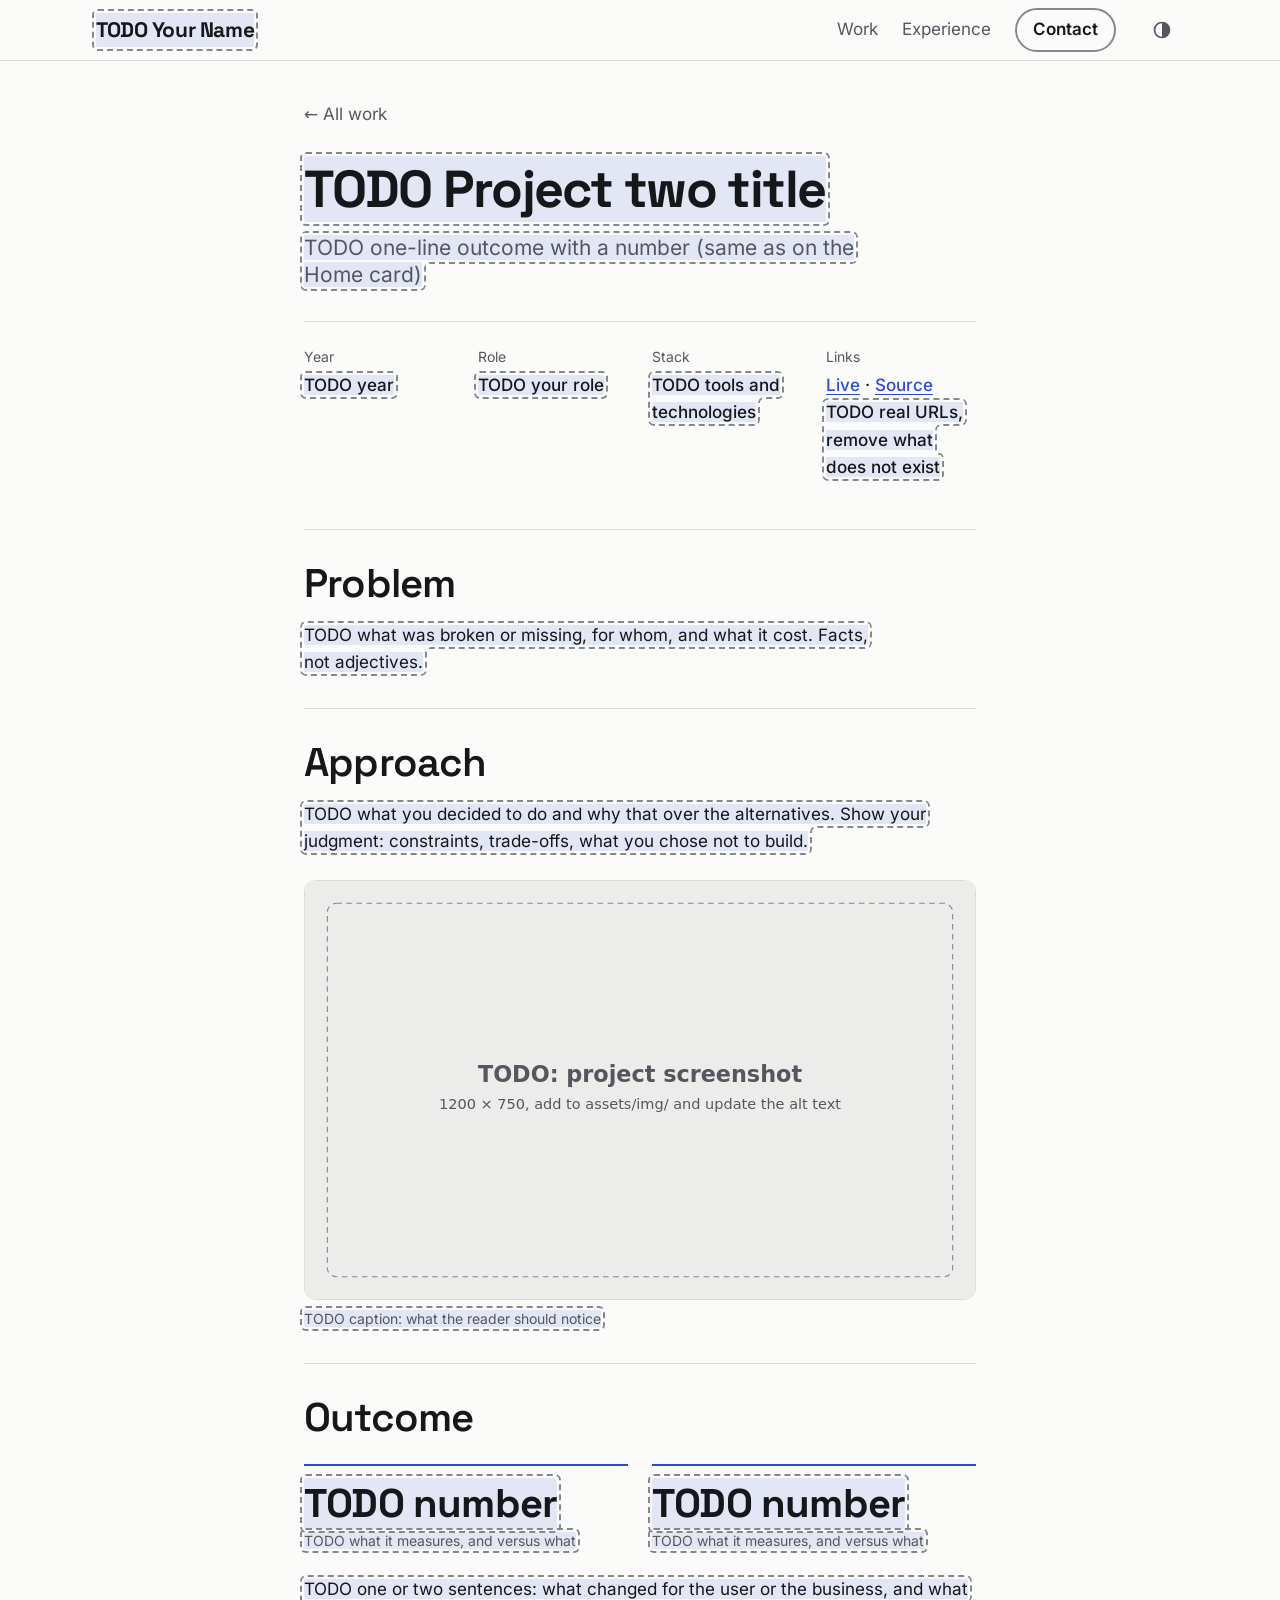
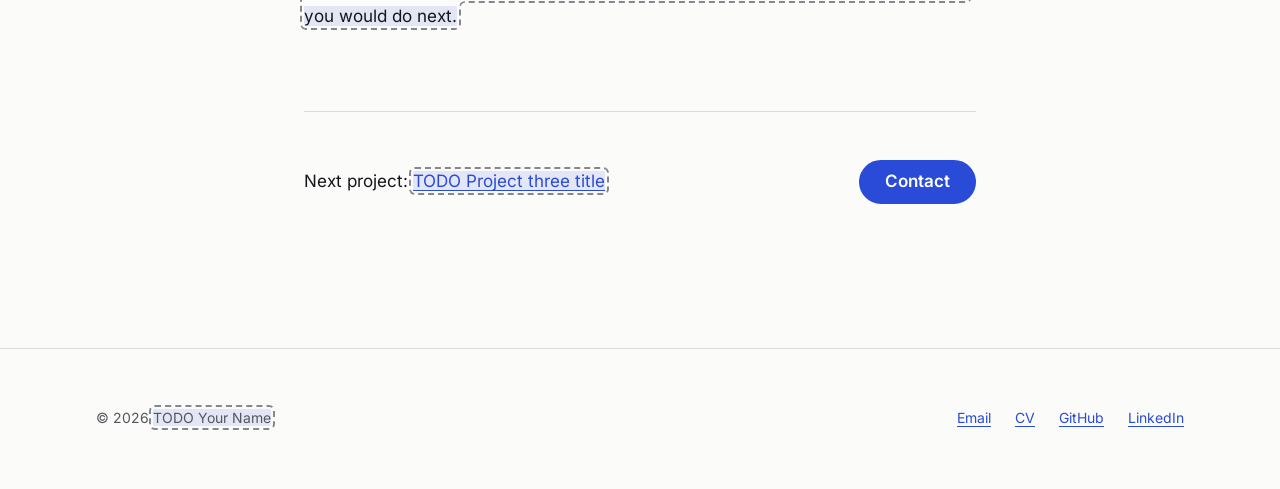
<file: work/project-two.html>
<!doctype html>
<html lang="en">
<head>
  <meta charset="utf-8">
  <meta name="viewport" content="width=device-width, initial-scale=1">
  <title>TODO Project two title — TODO Your Name</title>
  <meta name="description" content="TODO Project two: one or two sentences (max ~155 characters): the problem, your role and the measurable outcome.">
  <meta name="color-scheme" content="light dark">
  <meta name="theme-color" content="#fbfbf9" media="(prefers-color-scheme: light)">
  <meta name="theme-color" content="#0e0f12" media="(prefers-color-scheme: dark)">
  <link rel="canonical" href="https://TODO-your-domain.example/work/project-two.html">
  <link rel="icon" href="../assets/favicon.svg" type="image/svg+xml">

  <!-- Open Graph: link previews in messengers and social networks -->
  <meta property="og:type" content="article">
  <meta property="og:site_name" content="TODO Your Name">
  <meta property="og:title" content="TODO Project two title — TODO Your Name">
  <meta property="og:description" content="TODO Project two: same text as the description above.">
  <meta property="og:url" content="https://TODO-your-domain.example/work/project-two.html">
  <meta property="og:image" content="https://TODO-your-domain.example/assets/og/project-two.png">
  <meta property="og:image:width" content="1200">
  <meta property="og:image:height" content="630">
  <meta property="og:image:alt" content="TODO Project two title — TODO Your Name">
  <meta name="twitter:card" content="summary_large_image">

  <link rel="preload" href="../assets/fonts/space-grotesk-latin-wght-normal.woff2" as="font" type="font/woff2" crossorigin>
  <link rel="preload" href="../assets/fonts/inter-latin-wght-normal.woff2" as="font" type="font/woff2" crossorigin>
  <link rel="stylesheet" href="../css/tokens.css">
  <link rel="stylesheet" href="../css/base.css">
  <link rel="stylesheet" href="../css/layout.css">
  <link rel="stylesheet" href="../css/components.css">
  <!-- Before first paint: mark JS as available and apply a saved theme (no flash, no layout shift).
       If main.js fails to load, onerror removes the "js" class so the nav stays visible. -->
  <script>document.documentElement.classList.add("js");try{var t=localStorage.getItem("theme");if(t==="light"||t==="dark")document.documentElement.dataset.theme=t}catch(e){}</script>
  <script src="../js/main.js" defer onerror="document.documentElement.classList.remove('js')"></script>
</head>
<body>
  <a class="skip-link" href="#main">Skip to content</a>

  <header class="site-header">
    <div class="container site-header__inner">
      <a class="brand" href="../index.html"><span class="todo">TODO Your Name</span></a>

      <button class="menu-btn" type="button" data-menu-toggle aria-expanded="false" aria-controls="site-nav" hidden>
        <span class="menu-btn__bars" aria-hidden="true"></span>
        Menu
      </button>

      <nav class="site-nav" id="site-nav" aria-label="Main">
        <ul>
          <li><a href="../index.html#work">Work</a></li>
          <li><a href="../index.html#experience">Experience</a></li>
          <li><a class="btn btn--secondary btn--small" href="../index.html#contact">Contact</a></li>
          <li>
            <button class="theme-toggle" type="button" data-theme-toggle aria-pressed="false" hidden>
              <svg viewBox="0 0 24 24" aria-hidden="true" focusable="false"><circle cx="12" cy="12" r="9" fill="none" stroke="currentColor" stroke-width="2"/><path d="M12 3a9 9 0 0 1 0 18z" fill="currentColor"/></svg>
              <span class="theme-toggle__label">Dark theme</span>
            </button>
          </li>
        </ul>
      </nav>
    </div>
  </header>

  <main id="main">
    <article class="case container container--prose">
      <a class="back-link" href="../index.html#work"><span aria-hidden="true">←&nbsp;</span>All work</a>

      <header class="case__header">
        <h1><span class="todo">TODO Project two title</span></h1>
        <p class="lead"><span class="todo">TODO one-line outcome with a number (same as on the Home card)</span></p>
        <dl class="meta">
          <div>
            <dt>Year</dt>
            <dd><span class="todo">TODO year</span></dd>
          </div>
          <div>
            <dt>Role</dt>
            <dd><span class="todo">TODO your role</span></dd>
          </div>
          <div>
            <dt>Stack</dt>
            <dd><span class="todo">TODO tools and technologies</span></dd>
          </div>
          <div>
            <dt>Links</dt>
            <dd><a href="https://example.com/">Live</a> · <a href="https://github.com/">Source</a> <span class="todo">TODO real URLs, remove what does not exist</span></dd>
          </div>
        </dl>
      </header>

      <!-- Problem → Approach → Outcome: keep this order. -->
      <section class="case__section" aria-labelledby="problem-title">
        <h2 id="problem-title">Problem</h2>
        <div class="prose">
          <p><span class="todo">TODO what was broken or missing, for whom, and what it cost. Facts, not adjectives.</span></p>
        </div>
      </section>

      <section class="case__section" aria-labelledby="approach-title">
        <h2 id="approach-title">Approach</h2>
        <div class="prose">
          <p><span class="todo">TODO what you decided to do and why that over the alternatives. Show your judgment: constraints, trade-offs, what you chose not to build.</span></p>
        </div>
        <figure class="figure">
          <!-- Replace with a real screenshot. Keep width/height (prevents layout shift) and lazy loading.
               Prefer AVIF/WebP with a fallback:
               <picture>
                 <source srcset="../assets/img/TODO.avif" type="image/avif">
                 <source srcset="../assets/img/TODO.webp" type="image/webp">
                 <img src="../assets/img/TODO.jpg" width="1200" height="750" loading="lazy" decoding="async" alt="…">
               </picture> -->
          <img src="../assets/img/placeholder.svg" width="1200" height="750" loading="lazy" decoding="async" alt="TODO describe what the screenshot shows">
          <figcaption><span class="todo">TODO caption: what the reader should notice</span></figcaption>
        </figure>
      </section>

      <section class="case__section" aria-labelledby="outcome-title">
        <h2 id="outcome-title">Outcome</h2>
        <ul class="metrics">
          <li><strong><span class="todo">TODO number</span></strong><span><span class="todo">TODO what it measures, and versus what</span></span></li>
          <li><strong><span class="todo">TODO number</span></strong><span><span class="todo">TODO what it measures, and versus what</span></span></li>
        </ul>
        <div class="prose">
          <p><span class="todo">TODO one or two sentences: what changed for the user or the business, and what you would do next.</span></p>
        </div>
      </section>

      <nav class="case__next" aria-label="Next steps">
        <p>Next project: <a href="project-three.html"><span class="todo">TODO Project three title</span></a></p>
        <a class="btn btn--primary" href="../index.html#contact">Contact</a>
      </nav>
    </article>
  </main>

  <footer class="site-footer">
    <div class="container site-footer__inner">
      <p>© 2026 <span class="todo">TODO Your Name</span></p>
      <ul class="link-list">
        <li><a href="mailto:TODO@example.com">Email</a></li>
        <li><a href="../assets/cv.pdf">CV</a></li>
        <li><a href="https://github.com/" rel="me">GitHub</a></li>
        <li><a href="https://www.linkedin.com/" rel="me">LinkedIn</a></li>
      </ul>
    </div>
  </footer>
</body>
</html>
</file>
<file: css/tokens.css>
/* ==========================================================================
   tokens.css — every color, font, size and spacing value lives here.
   To restyle the site, change this file only.
   ========================================================================== */

/* ---- Fonts (self-hosted, latin subset, variable weight) ------------------ */
@font-face {
  font-family: "Space Grotesk";
  src: url("../assets/fonts/space-grotesk-latin-wght-normal.woff2") format("woff2");
  font-weight: 300 700;
  font-style: normal;
  font-display: swap;
}

@font-face {
  font-family: "Inter";
  src: url("../assets/fonts/inter-latin-wght-normal.woff2") format("woff2");
  font-weight: 100 900;
  font-style: normal;
  font-display: swap;
}

:root {
  /* Follow the system setting by default; the toggle overrides it below. */
  color-scheme: light dark;

  /* ---- Color: neutrals + exactly one accent ------------------------------
     light-dark(<light value>, <dark value>) picks by the active color-scheme.
     All text/background pairs below meet WCAG AA (4.5:1);
     --color-border-strong meets 3:1 for control outlines. */
  --color-bg: light-dark(#fbfbf9, #0e0f12);
  --color-surface: light-dark(#ffffff, #16181d);
  --color-text: light-dark(#16171a, #ececf0);
  --color-text-muted: light-dark(#55575e, #a3a6b0);
  --color-border: light-dark(#dcdcd6, #2a2d35);
  --color-border-strong: light-dark(#85878f, #6b6f7a);
  --color-accent: light-dark(#2a4bd7, #8da2ff);
  --color-on-accent: light-dark(#ffffff, #0e0f12);

  /* ---- Typefaces: one display, one text ---------------------------------- */
  --font-display: "Space Grotesk", ui-sans-serif, system-ui, -apple-system, "Segoe UI", Roboto, sans-serif;
  --font-text: "Inter", ui-sans-serif, system-ui, -apple-system, "Segoe UI", Roboto, sans-serif;

  /* ---- Type scale (fluid, mobile-first) ---------------------------------- */
  --text-sm: 0.875rem;
  --text-base: 1.0625rem;
  --text-lg: clamp(1.125rem, 1.05rem + 0.4vw, 1.3125rem);
  --text-xl: clamp(1.375rem, 1.2rem + 0.9vw, 1.75rem);
  --text-2xl: clamp(1.75rem, 1.4rem + 1.8vw, 2.5rem);
  --text-hero: clamp(2.25rem, 1.3rem + 4.6vw, 4.5rem);

  --leading-tight: 1.1;
  --leading-snug: 1.3;
  --leading-body: 1.6;

  /* ---- Spacing scale (rem) ----------------------------------------------- */
  --space-1: 0.25rem;
  --space-2: 0.5rem;
  --space-3: 0.75rem;
  --space-4: 1rem;
  --space-5: 1.5rem;
  --space-6: 2rem;
  --space-7: 3rem;
  --space-8: 4.5rem;
  --space-9: 7rem;

  /* ---- Layout ------------------------------------------------------------ */
  --gutter: clamp(1rem, 4vw, 2rem);
  --width-page: 68rem;
  --width-prose: 42rem;
  --radius: 0.75rem;
  --radius-sm: 0.5rem;
  --tap-size: 2.75rem; /* 44px: comfortable touch target */

  /* ---- Motion: zero unless the visitor allows it ------------------------- */
  --motion: 0s;
}

@media (prefers-reduced-motion: no-preference) {
  :root {
    --motion: 160ms;
  }
}

/* Explicit choice made with the theme toggle (set by js/main.js). */
:root[data-theme="light"] {
  color-scheme: light;
}

:root[data-theme="dark"] {
  color-scheme: dark;
}
</file>
<file: css/base.css>
/* ==========================================================================
   base.css — element defaults and typography. No layout, no components.
   ========================================================================== */

*,
*::before,
*::after {
  box-sizing: border-box;
}

html {
  -webkit-text-size-adjust: 100%;
  text-size-adjust: 100%;
  background: var(--color-bg);
}

body {
  margin: 0;
  min-height: 100vh;
  min-height: 100dvh;
  background: var(--color-bg);
  color: var(--color-text);
  font-family: var(--font-text);
  font-size: var(--text-base);
  line-height: var(--leading-body);
  -webkit-font-smoothing: antialiased;
  text-rendering: optimizeLegibility;
}

/* Author styles on a class must never beat the hidden attribute. */
[hidden] {
  display: none !important;
}

/* ---- Typography ---------------------------------------------------------- */
h1,
h2,
h3 {
  margin: 0;
  font-family: var(--font-display);
  font-weight: 600;
  line-height: var(--leading-tight);
  letter-spacing: -0.02em;
  text-wrap: balance;
}

h1 {
  font-size: var(--text-hero);
  font-weight: 700;
  letter-spacing: -0.03em;
}

h2 {
  font-size: var(--text-2xl);
}

h3 {
  font-size: var(--text-xl);
  line-height: var(--leading-snug);
}

p,
ul,
ol,
dl,
figure {
  margin: 0;
}

p {
  text-wrap: pretty;
}

strong {
  font-weight: 600;
}

img,
svg {
  display: block;
  max-width: 100%;
  height: auto;
}

a {
  color: var(--color-accent);
  text-decoration-thickness: 0.08em;
  text-underline-offset: 0.2em;
}

a:hover {
  text-decoration-thickness: 0.14em;
}

/* ---- Focus: always visible, never obscured ------------------------------- */
:focus-visible {
  outline: 3px solid var(--color-accent);
  outline-offset: 3px;
  border-radius: 2px;
}

::selection {
  background: var(--color-accent);
  color: var(--color-on-accent);
}

/* ---- Helpers ------------------------------------------------------------- */
.visually-hidden {
  position: absolute;
  width: 1px;
  height: 1px;
  margin: -1px;
  padding: 0;
  overflow: hidden;
  clip-path: inset(50%);
  white-space: nowrap;
  border: 0;
}

.skip-link {
  position: absolute;
  top: var(--space-2);
  left: var(--space-2);
  z-index: 10;
  padding: var(--space-3) var(--space-4);
  background: var(--color-accent);
  color: var(--color-on-accent);
  font-weight: 600;
  border-radius: var(--radius-sm);
  transform: translateY(-200%);
}

.skip-link:focus {
  transform: none;
}

.lead {
  font-size: var(--text-lg);
  line-height: var(--leading-snug);
  color: var(--color-text-muted);
  max-width: 38rem;
}

/* Long-form text on case studies. */
.prose > * + * {
  margin-top: var(--space-4);
}

.prose ul,
.prose ol {
  padding-left: 1.25rem;
}

.prose li + li {
  margin-top: var(--space-2);
}

/* ---- TODO markers --------------------------------------------------------
   Visible on purpose: every one is a fact the owner still has to supply.
   Find them all with:  grep -rn "TODO" .
   Delete this rule once the last TODO is gone. */
.todo {
  outline: 2px dashed var(--color-border-strong);
  outline-offset: 2px;
  background: color-mix(in srgb, var(--color-accent) 12%, transparent);
  border-radius: 2px;
}
</file>
<file: css/layout.css>
/* ==========================================================================
   layout.css — page grid and section spacing. Mobile-first.
   ========================================================================== */

.container {
  width: 100%;
  max-width: calc(var(--width-page) + 2 * var(--gutter));
  margin-inline: auto;
  padding-inline: var(--gutter);
}

.container--prose {
  max-width: calc(var(--width-prose) + 2 * var(--gutter));
}

/* ---- Sections ------------------------------------------------------------ */
.section {
  padding-block: var(--space-8);
  border-top: 1px solid var(--color-border);
}

.section__head {
  margin-bottom: var(--space-6);
}

/* ---- Hero ---------------------------------------------------------------- */
.hero {
  padding-block: var(--space-7) var(--space-8);
}

.hero__name {
  font-family: var(--font-display);
  font-size: var(--text-xl);
  font-weight: 600;
  margin-bottom: var(--space-4);
}

.hero h1 {
  max-width: 17ch;
}

.hero__bio {
  margin-top: var(--space-5);
}

.hero__actions {
  display: flex;
  flex-wrap: wrap;
  gap: var(--space-3);
  margin-top: var(--space-6);
}

/* ---- Selected work grid -------------------------------------------------- */
.work-grid {
  display: grid;
  gap: var(--space-5);
  padding: 0;
  list-style: none;
}

/* ---- Experience timeline ------------------------------------------------- */
.timeline {
  display: grid;
  gap: var(--space-6);
  padding: 0;
  list-style: none;
}

.timeline__item {
  display: grid;
  gap: var(--space-2);
}

/* ---- Contact ------------------------------------------------------------- */
.contact > * + * {
  margin-top: var(--space-5);
}

/* ---- Case study ---------------------------------------------------------- */
.case {
  padding-block: var(--space-6) var(--space-8);
}

.case__header {
  margin-block: var(--space-5) var(--space-7);
}

/* A case study title is smaller than the home hero: the page is for reading. */
.case__header h1 {
  font-size: clamp(2rem, 1.4rem + 3vw, 3.25rem);
}

.case__header .lead {
  margin-top: var(--space-4);
}

.case__section {
  padding-block: var(--space-6);
  border-top: 1px solid var(--color-border);
}

.case__section > h2 {
  margin-bottom: var(--space-4);
}

.case__section .figure,
.case__section .metrics + .prose {
  margin-top: var(--space-5);
}

.case__next {
  display: grid;
  gap: var(--space-5);
  margin-top: var(--space-7);
  padding-top: var(--space-7);
  border-top: 1px solid var(--color-border);
}

/* ---- 404 ----------------------------------------------------------------- */
.not-found {
  padding-block: var(--space-8);
}

.not-found h1 {
  max-width: 14ch;
}

.not-found .lead {
  margin-top: var(--space-4);
}

.not-found .hero__actions {
  margin-top: var(--space-6);
}

/* ---- Footer spacing ------------------------------------------------------ */
.site-footer {
  margin-top: var(--space-8);
  padding-block: var(--space-7);
}

/* ---- Wider screens ------------------------------------------------------- */
@media (min-width: 40rem) {
  .hero {
    padding-block: var(--space-8) var(--space-9);
  }

  .section {
    padding-block: var(--space-9);
  }

  .work-grid {
    grid-template-columns: repeat(2, 1fr);
  }

  .timeline__item {
    grid-template-columns: 12rem 1fr;
    gap: var(--space-5);
  }

  .case__next {
    grid-template-columns: 1fr auto;
    align-items: center;
  }
}

@media (min-width: 64rem) {
  .work-grid {
    grid-template-columns: repeat(3, 1fr);
  }
}
</file>
<file: css/components.css>
/* ==========================================================================
   components.css — header, buttons, cards, footer and other reusable pieces.
   Motion is limited to state changes (hover, focus, menu open) and uses
   var(--motion), which is 0s under prefers-reduced-motion.
   ========================================================================== */

/* ---- Header -------------------------------------------------------------- */
.site-header {
  border-bottom: 1px solid var(--color-border);
}

.site-header__inner {
  display: flex;
  flex-wrap: wrap;
  align-items: center;
  justify-content: space-between;
  gap: var(--space-1) var(--space-4);
  padding-block: var(--space-2);
}

.brand {
  display: inline-flex;
  align-items: center;
  min-height: var(--tap-size);
  font-family: var(--font-display);
  font-size: var(--text-lg);
  font-weight: 700;
  letter-spacing: -0.02em;
  color: var(--color-text);
  text-decoration: none;
}

/* Without JS the nav is simply a visible row of links. */
.site-nav {
  flex-basis: 100%;
}

.site-nav ul {
  display: flex;
  flex-wrap: wrap;
  align-items: center;
  gap: var(--space-1) var(--space-4);
  margin: 0;
  padding: 0;
  list-style: none;
}

.site-nav a:not(.btn) {
  display: inline-flex;
  align-items: center;
  min-height: var(--tap-size);
  color: var(--color-text-muted);
  text-decoration: none;
  transition: color var(--motion) ease;
}

.site-nav a:not(.btn):hover {
  color: var(--color-text);
  text-decoration: underline;
}

.site-nav a[aria-current="page"] {
  color: var(--color-text);
  font-weight: 600;
}

/* Menu button: only shown on small screens, and only once JS has revealed it. */
.menu-btn {
  display: none;
  align-items: center;
  gap: var(--space-2);
  min-height: var(--tap-size);
  padding: 0 var(--space-4);
  background: transparent;
  color: var(--color-text);
  font: inherit;
  font-weight: 600;
  border: 2px solid var(--color-border-strong);
  border-radius: 999px;
  cursor: pointer;
  transition: border-color var(--motion) ease;
}

.menu-btn:hover {
  border-color: var(--color-accent);
}

.menu-btn__bars,
.menu-btn__bars::before,
.menu-btn__bars::after {
  display: block;
  width: 1rem;
  height: 2px;
  background: currentColor;
  border-radius: 2px;
}

.menu-btn__bars {
  position: relative;
}

.menu-btn__bars::before,
.menu-btn__bars::after {
  content: "";
  position: absolute;
  left: 0;
  transition: transform var(--motion) ease, top var(--motion) ease;
}

.menu-btn__bars::before {
  top: -5px;
}

.menu-btn__bars::after {
  top: 5px;
}

.menu-btn[aria-expanded="true"] .menu-btn__bars {
  background: transparent;
}

.menu-btn[aria-expanded="true"] .menu-btn__bars::before {
  top: 0;
  transform: rotate(45deg);
}

.menu-btn[aria-expanded="true"] .menu-btn__bars::after {
  top: 0;
  transform: rotate(-45deg);
}

/* Theme toggle lives in the nav list so tab order matches visual order. */
.theme-toggle {
  display: inline-flex;
  align-items: center;
  gap: var(--space-2);
  min-height: var(--tap-size);
  min-width: var(--tap-size);
  padding: 0 var(--space-3);
  background: transparent;
  color: var(--color-text-muted);
  font: inherit;
  border: 0;
  border-radius: 999px;
  cursor: pointer;
  transition: color var(--motion) ease;
}

.theme-toggle:hover {
  color: var(--color-text);
}

.theme-toggle svg {
  width: 1.25rem;
  height: 1.25rem;
  flex: none;
}

/* Small screens, JS available: nav becomes a collapsible menu. */
@media (max-width: 39.999rem) {
  .js .menu-btn {
    display: inline-flex;
  }

  .js .site-nav {
    display: none;
  }

  .js .site-nav.is-open {
    display: block;
    padding-bottom: var(--space-3);
  }

  .js .site-nav ul {
    flex-direction: column;
    align-items: stretch;
    gap: 0;
  }

  .js .site-nav li {
    border-top: 1px solid var(--color-border);
  }

  .js .site-nav a:not(.btn),
  .js .theme-toggle {
    width: 100%;
  }

  /* Align the toggle's icon with the left edge of the links above it. */
  .js .theme-toggle {
    padding-inline: 0;
  }

  .js .site-nav li:has(.btn) {
    padding-block: var(--space-3);
  }

  .js .site-nav .btn {
    width: 100%;
  }
}

@media (min-width: 40rem) {
  .site-header__inner {
    flex-wrap: nowrap;
  }

  .site-nav {
    flex-basis: auto;
  }

  .site-nav ul {
    flex-wrap: nowrap;
    gap: var(--space-2) var(--space-5);
  }

  /* Icon-only on desktop; the label stays available to screen readers. */
  .theme-toggle__label {
    position: absolute;
    width: 1px;
    height: 1px;
    margin: -1px;
    overflow: hidden;
    clip-path: inset(50%);
    white-space: nowrap;
  }

  .theme-toggle {
    padding: 0;
    justify-content: center;
  }
}

/* ---- Buttons ------------------------------------------------------------- */
.btn {
  display: inline-flex;
  align-items: center;
  justify-content: center;
  gap: var(--space-2);
  min-height: var(--tap-size);
  padding: 0 var(--space-5);
  font: inherit;
  font-weight: 600;
  text-decoration: none;
  border: 2px solid transparent;
  border-radius: 999px;
  cursor: pointer;
  transition: background-color var(--motion) ease, border-color var(--motion) ease, color var(--motion) ease;
}

.btn--primary {
  background: var(--color-accent);
  border-color: var(--color-accent);
  color: var(--color-on-accent);
}

.btn--primary:hover {
  background: color-mix(in srgb, var(--color-accent) 86%, var(--color-text));
  border-color: color-mix(in srgb, var(--color-accent) 86%, var(--color-text));
  text-decoration: none;
}

.btn--secondary {
  background: transparent;
  border-color: var(--color-border-strong);
  color: var(--color-text);
}

.btn--secondary:hover {
  border-color: var(--color-accent);
  color: var(--color-accent);
  text-decoration: none;
}

.btn--small {
  padding: 0 var(--space-4);
}

/* ---- Project card -------------------------------------------------------- */
.card {
  position: relative;
  display: flex;
  flex-direction: column;
  gap: var(--space-3);
  padding: var(--space-5);
  background: var(--color-surface);
  border: 1px solid var(--color-border);
  border-radius: var(--radius);
  transition: border-color var(--motion) ease;
}

.card:hover,
.card:focus-within {
  border-color: var(--color-accent);
}

/* The outcome leads: it is the proof. */
.card__outcome {
  font-family: var(--font-display);
  font-size: var(--text-xl);
  font-weight: 600;
  line-height: var(--leading-snug);
  letter-spacing: -0.015em;
}

.card__title {
  font-family: var(--font-text);
  font-size: var(--text-base);
  font-weight: 600;
  letter-spacing: 0;
  line-height: var(--leading-snug);
}

/* One link, stretched over the whole card. */
.card__link {
  color: var(--color-accent);
  text-decoration: none;
}

.card__link::after {
  content: "";
  position: absolute;
  inset: 0;
  border-radius: var(--radius);
}

.card:hover .card__link {
  text-decoration: underline;
}

.card__link:focus-visible {
  outline: none;
}

.card__link:focus-visible::after {
  outline: 3px solid var(--color-accent);
  outline-offset: 3px;
}

.card__arrow {
  display: inline-block;
  transition: transform var(--motion) ease;
}

@media (prefers-reduced-motion: no-preference) {
  .card:hover .card__arrow {
    transform: translateX(4px);
  }
}

.card__meta {
  margin-top: auto;
  padding-top: var(--space-2);
  color: var(--color-text-muted);
  font-size: var(--text-sm);
}

/* ---- Experience ---------------------------------------------------------- */
.timeline__dates {
  color: var(--color-text-muted);
  font-size: var(--text-sm);
  font-variant-numeric: tabular-nums;
  padding-top: 0.35em;
}

.timeline__role {
  font-family: var(--font-text);
  font-size: var(--text-lg);
  font-weight: 600;
  letter-spacing: -0.01em;
  line-height: var(--leading-snug);
}

.timeline__item p + p,
.timeline__role + p {
  margin-top: var(--space-2);
}

/* ---- Contact ------------------------------------------------------------- */
.contact__email {
  display: inline-block;
  font-family: var(--font-display);
  font-size: var(--text-2xl);
  font-weight: 600;
  letter-spacing: -0.02em;
  overflow-wrap: anywhere;
}

.link-list {
  display: flex;
  flex-wrap: wrap;
  gap: 0 var(--space-5);
  margin: 0;
  padding: 0;
  list-style: none;
}

.link-list a {
  display: inline-flex;
  align-items: center;
  min-height: var(--tap-size);
}

/* ---- Case study pieces --------------------------------------------------- */
.back-link {
  display: inline-flex;
  align-items: center;
  min-height: var(--tap-size);
  color: var(--color-text-muted);
  text-decoration: none;
}

.back-link:hover {
  color: var(--color-accent);
  text-decoration: underline;
}

.meta {
  display: grid;
  grid-template-columns: repeat(auto-fit, minmax(8.5rem, 1fr));
  gap: var(--space-4) var(--space-5);
  margin-top: var(--space-6);
  padding-top: var(--space-5);
  border-top: 1px solid var(--color-border);
}

.meta dt {
  color: var(--color-text-muted);
  font-size: var(--text-sm);
}

.meta dd {
  margin: var(--space-1) 0 0;
  font-weight: 500;
}

.metrics {
  display: grid;
  grid-template-columns: repeat(auto-fit, minmax(11rem, 1fr));
  gap: var(--space-5);
  margin: var(--space-5) 0 0;
  padding: 0;
  list-style: none;
}

.metrics li {
  padding: var(--space-4) 0 0;
  border-top: 2px solid var(--color-accent);
}

.metrics strong {
  display: block;
  font-family: var(--font-display);
  font-size: var(--text-2xl);
  font-weight: 700;
  line-height: var(--leading-tight);
  letter-spacing: -0.02em;
}

.metrics li > span {
  display: block;
  margin-top: var(--space-1);
  color: var(--color-text-muted);
  font-size: var(--text-sm);
}

.figure img {
  width: 100%;
  border: 1px solid var(--color-border);
  border-radius: var(--radius);
}

.figure figcaption {
  margin-top: var(--space-2);
  color: var(--color-text-muted);
  font-size: var(--text-sm);
}

/* ---- Footer -------------------------------------------------------------- */
.site-footer {
  border-top: 1px solid var(--color-border);
  color: var(--color-text-muted);
  font-size: var(--text-sm);
}

.site-footer__inner {
  display: flex;
  flex-wrap: wrap;
  align-items: center;
  justify-content: space-between;
  gap: var(--space-3) var(--space-6);
}
</file>
